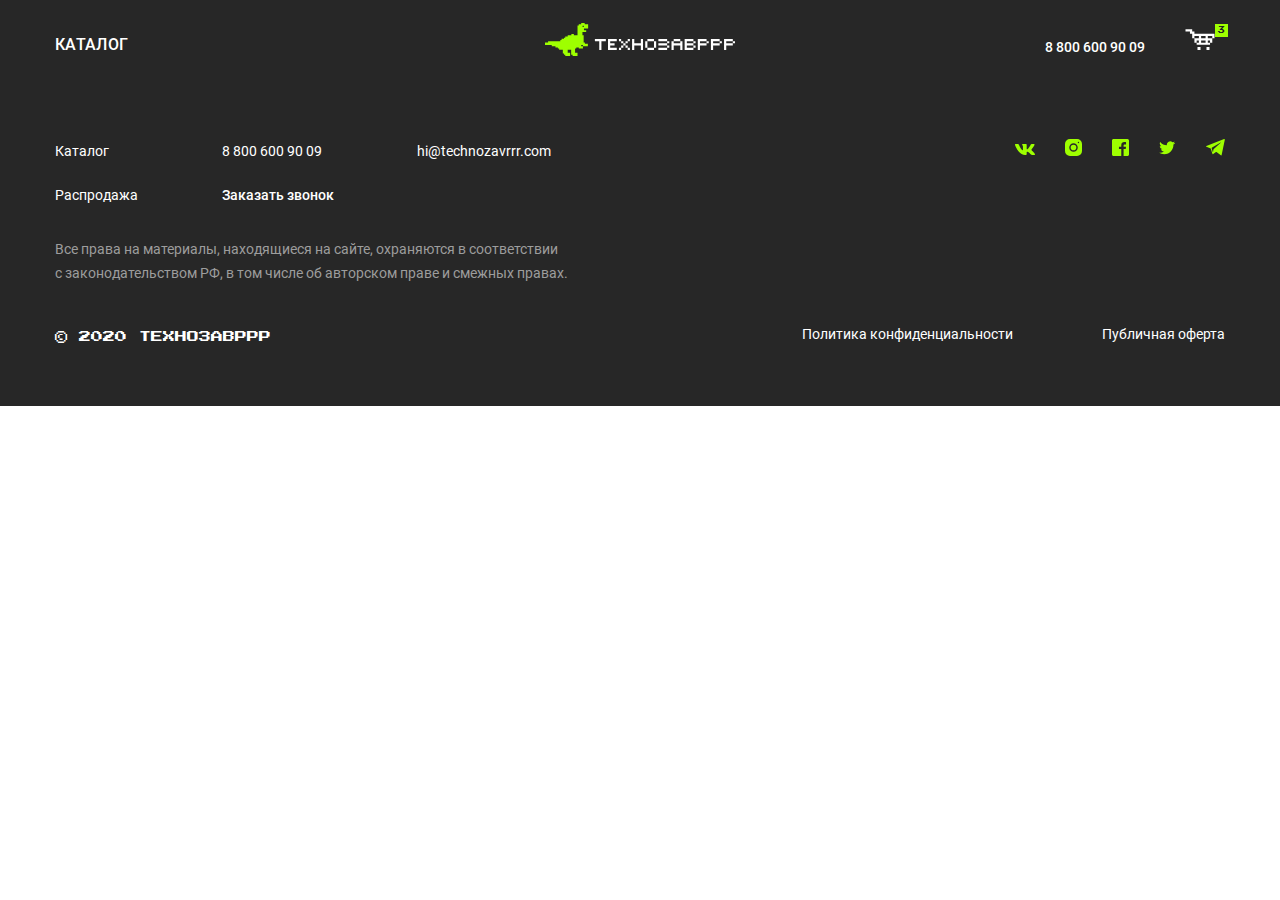
<file: cart.html>
<!DOCTYPE html>
<html lang="ru">
<head>
  <meta charset="UTF-8">
  <meta name="viewport" content="width=device-width">
  <meta http-equiv="X-UA-Compatible" content="ie=edge">
  <link href="css/style.min.css" rel="stylesheet">
  <title>Корзина</title>
</head>
<body>
  <div style="display: none">
    <svg xmlns="http://www.w3.org/2000/svg" xmlns:xlink="http://www.w3.org/1999/xlink"><symbol id="icon-arrow-left" viewBox="0 0 8 14"><path d="M6 12H4v-2h2v2zm-2-2H2V8h2v2zM2 8H0V6h2v2zm2-2H2V4h2v2zm2-2H4V2h2v2zm2-2H6V0h2v2zm0 12H6v-2h2v2z"></path></symbol><symbol id="icon-arrow-right" viewBox="0 0 8 14"><path d="M2 2h2v2H2V2zm2 2h2v2H4V4zm2 2h2v2H6V6zM4 8h2v2H4V8zm-2 2h2v2H2v-2zm-2 2h2v2H0v-2zM0 0h2v2H0V0z"></path></symbol><symbol id="icon-arrow" viewBox="0 0 10 6"><path d="M1 1l4 4 4-4" stroke="#000" stroke-linecap="round"></path></symbol><symbol id="icon-cart" viewBox="0 0 29 21"><path d="M12 18v3h3v-3h-3zm9 0v3h3v-3h-3zM8.923 4.712V2.48h-2.23V.25H0v2.23h4.462v2.232h2.23v4.461h2.231v-2.23h4.462v2.23H8.923v4.462h2.23v-2.231h2.232v2.23h-2.231v2.231h13.384v-2.23h-2.23v-2.231h2.23v2.23h2.231v-4.46h-4.461V6.941h4.461v2.231H29v-4.46H8.923zm11.154 8.923h-4.462v-2.231h4.462v2.23zm0-4.462h-4.462v-2.23h4.462v2.23z"></path></symbol><symbol id="icon-close" viewBox="0 0 18 18"><path d="M17 1L1 17m16 0L1 1" stroke="#9D9D9D" stroke-width=".8"></path></symbol><symbol id="icon-facebook" viewBox="0 0 17 17"><path d="M15.454 0H1.545C.692 0 0 .692 0 1.545v13.91C0 16.308.692 17 1.545 17h7.728v-6.954H6.955V7.727h2.318V6.482c0-2.356 1.148-3.391 3.107-3.391.938 0 1.434.07 1.669.101V5.41h-1.336c-.831 0-1.122.439-1.122 1.328v.99h2.437l-.33 2.319H11.59V17h3.864c.853 0 1.545-.692 1.545-1.546V1.545A1.544 1.544 0 0015.454 0z"></path></symbol><symbol id="icon-insta" viewBox="0 0 17 17"><path d="M4.957 0A4.964 4.964 0 000 4.96v7.083A4.964 4.964 0 004.96 17h7.083A4.964 4.964 0 0017 12.04V4.957A4.964 4.964 0 0012.04 0H4.957zm8.501 2.833a.709.709 0 110 1.418.709.709 0 010-1.418zM8.5 4.25a4.254 4.254 0 014.25 4.25 4.254 4.254 0 01-4.25 4.25A4.254 4.254 0 014.25 8.5 4.254 4.254 0 018.5 4.25zm0 1.417a2.833 2.833 0 100 5.666 2.833 2.833 0 000-5.666z"></path></symbol><symbol id="icon-minus" viewBox="0 0 9 3"><path d="M8.287 2.574H.7V.765h7.587v1.809z"></path></symbol><symbol id="icon-plus" viewBox="0 0 12 12"><path d="M6.524 11.086h-1.43v-4.51H.54V5.102h4.554V.57h1.43v4.532h4.554v1.474H6.524v4.51z"></path></symbol><symbol id="icon-search" viewBox="0 0 20 20"><path clip-rule="evenodd" d="M13.224 3.097A7.16 7.16 0 113.097 13.224 7.16 7.16 0 0113.224 3.097zm.728 10.813a8.16 8.16 0 10-.042.042l-.7.7 5.049 5.05a1.02 1.02 0 101.442-1.443l-5.049-5.05-.7.7z"></path></symbol><symbol id="icon-telegram" viewBox="0 0 19 17"><path d="M.393 7.855l4.324 1.614 1.674 5.383a.509.509 0 00.809.243l2.41-1.965a.72.72 0 01.877-.024l4.348 3.156a.51.51 0 00.798-.308L18.818.634a.51.51 0 00-.682-.58L.388 6.902a.51.51 0 00.005.954zm5.729.755l8.451-5.206c.152-.093.308.112.178.233l-6.975 6.484a1.446 1.446 0 00-.448.865l-.238 1.76c-.031.236-.362.26-.426.032L5.75 9.567a.851.851 0 01.372-.957z"></path></symbol><symbol id="icon-twitter" viewBox="0 0 18 15"><path d="M17.062 2.007a7.009 7.009 0 01-2.01.55A3.51 3.51 0 0016.59.62a6.989 6.989 0 01-2.222.85 3.5 3.5 0 00-5.965 3.194 9.94 9.94 0 01-7.215-3.659c-.3.519-.473 1.12-.473 1.76a3.5 3.5 0 001.557 2.914 3.492 3.492 0 01-1.586-.438v.045a3.502 3.502 0 002.808 3.432 3.526 3.526 0 01-1.58.06 3.502 3.502 0 003.27 2.43A7.025 7.025 0 010 12.659a9.9 9.9 0 005.365 1.574c6.44 0 9.96-5.334 9.96-9.96 0-.15-.004-.302-.01-.452a7.116 7.116 0 001.745-1.81l.002-.003z"></path></symbol><symbol id="icon-vk" viewBox="0 0 20 11"><path clip-rule="evenodd" d="M19.541.745c.14-.43 0-.745-.662-.745h-2.188c-.556 0-.812.273-.951.573 0 0-1.113 2.512-2.69 4.143-.51.473-.741.623-1.02.623-.138 0-.347-.15-.347-.58V.745c0-.515-.154-.745-.618-.745H7.627c-.348 0-.557.24-.557.466 0 .488.788.6.87 1.975v2.984c0 .654-.128.773-.406.773-.742 0-2.546-2.523-3.617-5.41C3.707.227 3.497 0 2.938 0H.75C.125 0 0 .273 0 .573c0 .537.742 3.199 3.454 6.72C5.262 9.696 7.809 11 10.127 11c1.391 0 1.563-.29 1.563-.788V8.395c0-.58.132-.695.572-.695.325 0 .881.15 2.18 1.31 1.483 1.374 1.727 1.99 2.562 1.99h2.188c.625 0 .938-.29.757-.86-.197-.57-.905-1.396-1.845-2.375-.51-.558-1.275-1.16-1.507-1.46-.324-.387-.232-.558 0-.902 0 0 2.666-3.477 2.944-4.658z"></path></symbol></svg>
  </div>
  
  <header class="header">
    <div class="header__wrapper container">
      <span class="header__info">Каталог</span>

      <a class="header__logo" href="#">
        <img src="img/svg/logo-tech.svg" alt="Логотип интернет магазина Технозавррр" width="190" height="33">
      </a>

      <a class="header__tel" href="tel:8 800 600 90 09">
        8 800 600 90 09
      </a>

      <a class="header__cart" href="#" aria-label="Корзина с товарами">
        <svg width="30" height="21" fill="currentColor">
          <use xlink:href="#icon-cart"></use>
        </svg>
        <span class="header__count" aria-label="Количество товаров">3</span>
      </a>  
    </div>
  </header>

  

  <footer class="footer">
    <div class="footer__wrapper container">
      <ul class="footer__links">
        <li>
          <a class="footer__link" href="#">
            Каталог
          </a>
        </li>
        <li>
          <a class="footer__link" href="tel:88006009009">
            8 800 600 90 09
          </a>
        </li>
        <li>
          <a class="footer__link" href="mailto:hi@technozavrrr.com">
            hi@technozavrrr.com
          </a>
        </li>
        <li>
          <a class="footer__link" href="#">
            Распродажа
          </a>
        </li>
        <li>
          <a class="footer__link footer__link--medium" href="#">
            Заказать звонок
          </a>
        </li>
      </ul>

      <ul class="footer__social social">
        <li class="social__item">
          <a class="social__link" href="#" aria-label="Вконтакте">
            <svg width="20" height="11" fill="currentColor">
              <use xlink:href="#icon-vk"></use>
            </svg>
          </a>
        </li>
        <li class="social__item">
          <a class="social__link" href="#" aria-label="Инстаграм">
            <svg width="17" height="17" fill="currentColor">
              <use xlink:href="#icon-insta"></use>
            </svg>
          </a>
        </li>
        <li class="social__item">
          <a class="social__link" href="#" aria-label="Facebook">
            <svg width="17" height="17" fill="currentColor">
              <use xlink:href="#icon-facebook"></use>
            </svg>
          </a>
        </li>
        <li class="social__item">
          <a class="social__link" href="#" aria-label="Twitter">
            <svg width="17" height="14" fill="currentColor">
              <use xlink:href="#icon-twitter"></use>
            </svg>
          </a>
        </li>
        <li class="social__item">
          <a class="social__link" href="#" aria-label="Telegram">
            <svg width="19" height="17" fill="currentColor">
              <use xlink:href="#icon-telegram"></use>
            </svg>
          </a>
        </li>
      </ul>

      <p class="footer__desc">
        Все права на&nbsp;материалы, находящиеся на&nbsp;сайте, охраняются в&nbsp;соответствии с&nbsp;законодательством&nbsp;РФ, 
        в&nbsp;том числе об&nbsp;авторском праве и&nbsp;смежных правах.
      </p>
      
      <ul class="footer__data">
        <li>
          <a class="footer__link" href="#" target="_blank" rel="noopener" type="application/pdf">
            Политика конфиденциальности
          </a>
        </li>
        <li>
          <a class="footer__link" href="#" target="_blank" rel="noopener" type="application/pdf">
            Публичная оферта
          </a>
        </li>
      </ul>

      <span class="footer__copyright">
        © 2020 Технозавррр
      </span>
    </div>
  </footer>
</body>
</html>
</file>
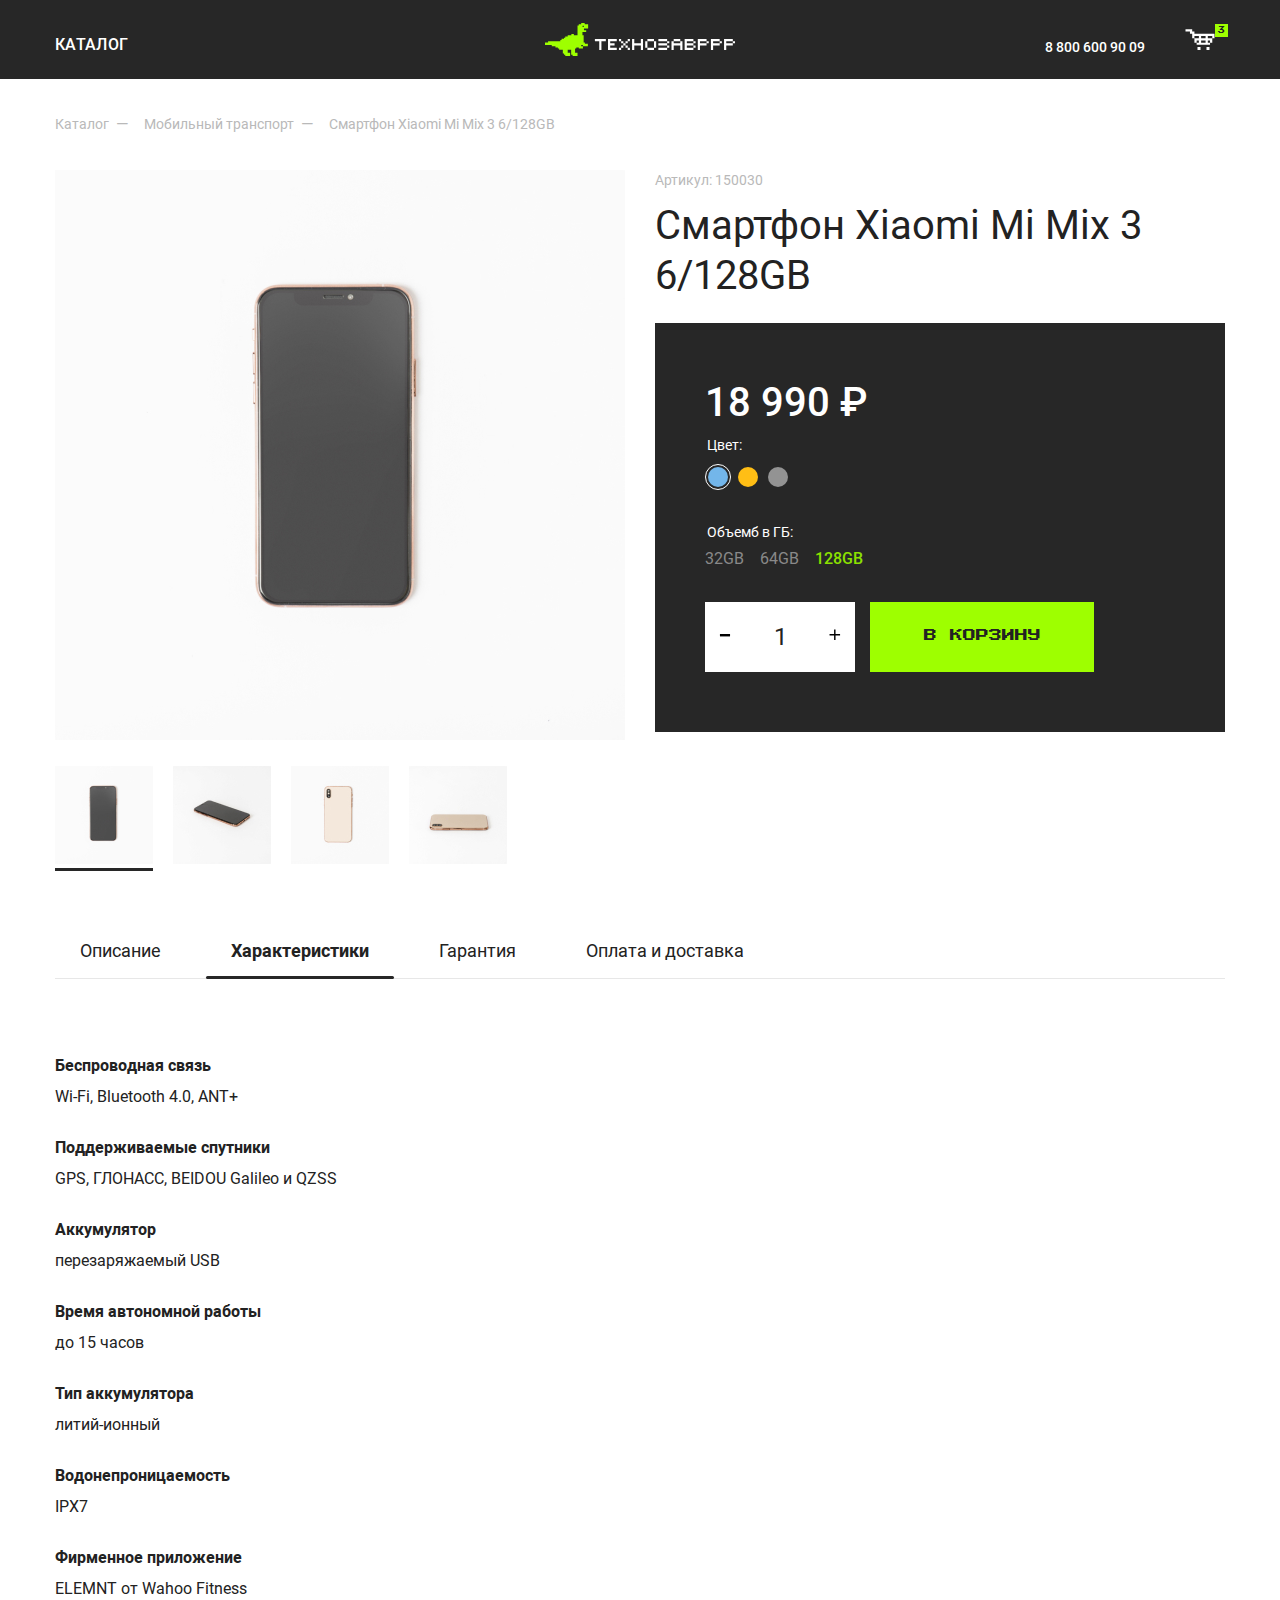
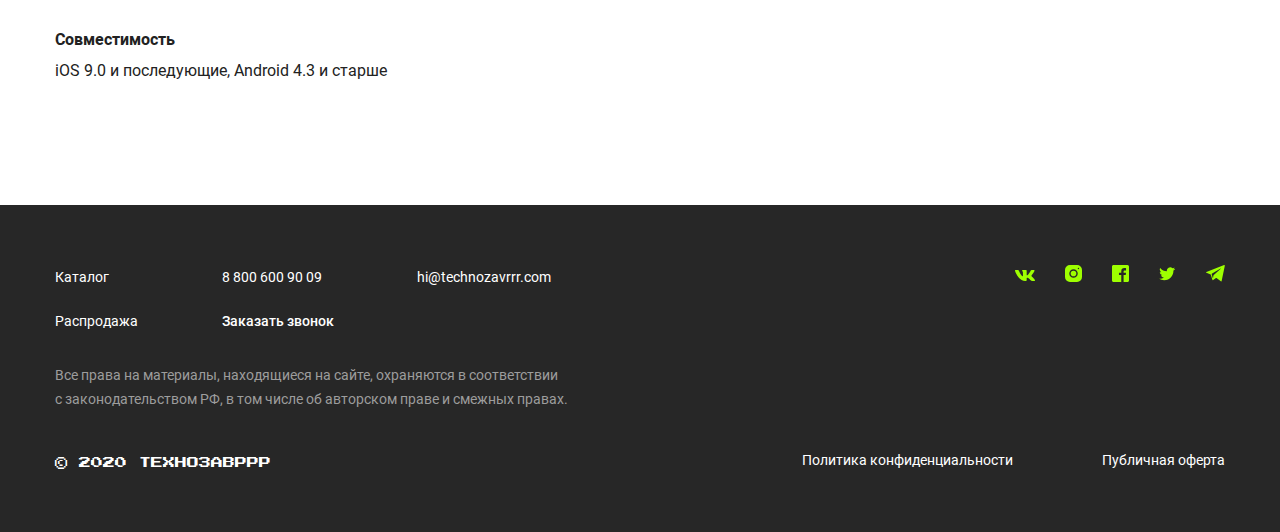
<file: item-property.html>
<!DOCTYPE html>
<html lang="ru">
<head>
  <meta charset="UTF-8">
  <meta name="viewport" content="width=device-width">
  <meta http-equiv="X-UA-Compatible" content="ie=edge">
  <link href="css/style.min.css" rel="stylesheet">
  <title>Каталог</title>
</head>
<body>
  <div style="display: none">
    <svg xmlns="http://www.w3.org/2000/svg" xmlns:xlink="http://www.w3.org/1999/xlink"><symbol id="icon-arrow-left" viewBox="0 0 8 14"><path d="M6 12H4v-2h2v2zm-2-2H2V8h2v2zM2 8H0V6h2v2zm2-2H2V4h2v2zm2-2H4V2h2v2zm2-2H6V0h2v2zm0 12H6v-2h2v2z"></path></symbol><symbol id="icon-arrow-right" viewBox="0 0 8 14"><path d="M2 2h2v2H2V2zm2 2h2v2H4V4zm2 2h2v2H6V6zM4 8h2v2H4V8zm-2 2h2v2H2v-2zm-2 2h2v2H0v-2zM0 0h2v2H0V0z"></path></symbol><symbol id="icon-arrow" viewBox="0 0 10 6"><path d="M1 1l4 4 4-4" stroke="#000" stroke-linecap="round"></path></symbol><symbol id="icon-cart" viewBox="0 0 29 21"><path d="M12 18v3h3v-3h-3zm9 0v3h3v-3h-3zM8.923 4.712V2.48h-2.23V.25H0v2.23h4.462v2.232h2.23v4.461h2.231v-2.23h4.462v2.23H8.923v4.462h2.23v-2.231h2.232v2.23h-2.231v2.231h13.384v-2.23h-2.23v-2.231h2.23v2.23h2.231v-4.46h-4.461V6.941h4.461v2.231H29v-4.46H8.923zm11.154 8.923h-4.462v-2.231h4.462v2.23zm0-4.462h-4.462v-2.23h4.462v2.23z"></path></symbol><symbol id="icon-close" viewBox="0 0 18 18"><path d="M17 1L1 17m16 0L1 1" stroke="#9D9D9D" stroke-width=".8"></path></symbol><symbol id="icon-facebook" viewBox="0 0 17 17"><path d="M15.454 0H1.545C.692 0 0 .692 0 1.545v13.91C0 16.308.692 17 1.545 17h7.728v-6.954H6.955V7.727h2.318V6.482c0-2.356 1.148-3.391 3.107-3.391.938 0 1.434.07 1.669.101V5.41h-1.336c-.831 0-1.122.439-1.122 1.328v.99h2.437l-.33 2.319H11.59V17h3.864c.853 0 1.545-.692 1.545-1.546V1.545A1.544 1.544 0 0015.454 0z"></path></symbol><symbol id="icon-insta" viewBox="0 0 17 17"><path d="M4.957 0A4.964 4.964 0 000 4.96v7.083A4.964 4.964 0 004.96 17h7.083A4.964 4.964 0 0017 12.04V4.957A4.964 4.964 0 0012.04 0H4.957zm8.501 2.833a.709.709 0 110 1.418.709.709 0 010-1.418zM8.5 4.25a4.254 4.254 0 014.25 4.25 4.254 4.254 0 01-4.25 4.25A4.254 4.254 0 014.25 8.5 4.254 4.254 0 018.5 4.25zm0 1.417a2.833 2.833 0 100 5.666 2.833 2.833 0 000-5.666z"></path></symbol><symbol id="icon-minus" viewBox="0 0 9 3"><path d="M8.287 2.574H.7V.765h7.587v1.809z"></path></symbol><symbol id="icon-plus" viewBox="0 0 12 12"><path d="M6.524 11.086h-1.43v-4.51H.54V5.102h4.554V.57h1.43v4.532h4.554v1.474H6.524v4.51z"></path></symbol><symbol id="icon-search" viewBox="0 0 20 20"><path clip-rule="evenodd" d="M13.224 3.097A7.16 7.16 0 113.097 13.224 7.16 7.16 0 0113.224 3.097zm.728 10.813a8.16 8.16 0 10-.042.042l-.7.7 5.049 5.05a1.02 1.02 0 101.442-1.443l-5.049-5.05-.7.7z"></path></symbol><symbol id="icon-telegram" viewBox="0 0 19 17"><path d="M.393 7.855l4.324 1.614 1.674 5.383a.509.509 0 00.809.243l2.41-1.965a.72.72 0 01.877-.024l4.348 3.156a.51.51 0 00.798-.308L18.818.634a.51.51 0 00-.682-.58L.388 6.902a.51.51 0 00.005.954zm5.729.755l8.451-5.206c.152-.093.308.112.178.233l-6.975 6.484a1.446 1.446 0 00-.448.865l-.238 1.76c-.031.236-.362.26-.426.032L5.75 9.567a.851.851 0 01.372-.957z"></path></symbol><symbol id="icon-twitter" viewBox="0 0 18 15"><path d="M17.062 2.007a7.009 7.009 0 01-2.01.55A3.51 3.51 0 0016.59.62a6.989 6.989 0 01-2.222.85 3.5 3.5 0 00-5.965 3.194 9.94 9.94 0 01-7.215-3.659c-.3.519-.473 1.12-.473 1.76a3.5 3.5 0 001.557 2.914 3.492 3.492 0 01-1.586-.438v.045a3.502 3.502 0 002.808 3.432 3.526 3.526 0 01-1.58.06 3.502 3.502 0 003.27 2.43A7.025 7.025 0 010 12.659a9.9 9.9 0 005.365 1.574c6.44 0 9.96-5.334 9.96-9.96 0-.15-.004-.302-.01-.452a7.116 7.116 0 001.745-1.81l.002-.003z"></path></symbol><symbol id="icon-vk" viewBox="0 0 20 11"><path clip-rule="evenodd" d="M19.541.745c.14-.43 0-.745-.662-.745h-2.188c-.556 0-.812.273-.951.573 0 0-1.113 2.512-2.69 4.143-.51.473-.741.623-1.02.623-.138 0-.347-.15-.347-.58V.745c0-.515-.154-.745-.618-.745H7.627c-.348 0-.557.24-.557.466 0 .488.788.6.87 1.975v2.984c0 .654-.128.773-.406.773-.742 0-2.546-2.523-3.617-5.41C3.707.227 3.497 0 2.938 0H.75C.125 0 0 .273 0 .573c0 .537.742 3.199 3.454 6.72C5.262 9.696 7.809 11 10.127 11c1.391 0 1.563-.29 1.563-.788V8.395c0-.58.132-.695.572-.695.325 0 .881.15 2.18 1.31 1.483 1.374 1.727 1.99 2.562 1.99h2.188c.625 0 .938-.29.757-.86-.197-.57-.905-1.396-1.845-2.375-.51-.558-1.275-1.16-1.507-1.46-.324-.387-.232-.558 0-.902 0 0 2.666-3.477 2.944-4.658z"></path></symbol></svg>
  </div>
  
  <header class="header">
    <div class="header__wrapper container">
      <span class="header__info">Каталог</span>

      <a class="header__logo" href="#">
        <img src="img/svg/logo-tech.svg" alt="Логотип интернет магазина Технозавррр" width="190" height="33">
      </a>

      <a class="header__tel" href="tel:8 800 600 90 09">
        8 800 600 90 09
      </a>

      <a class="header__cart" href="cart.html" aria-label="Корзина с товарами">
        <svg width="30" height="21" fill="currentColor">
          <use xlink:href="#icon-cart"></use>
        </svg>
        <span class="header__count" aria-label="Количество товаров">3</span>
      </a>  
    </div>
  </header>

  <main class="content container">
    <div class="content__top">
      <ul class="breadcrumbs">
        <li class="breadcrumbs__item">
          <a class="breadcrumbs__link" href="index.html">
            Каталог
          </a>
        </li>
        <li class="breadcrumbs__item">
          <a class="breadcrumbs__link" href="#">
            Мобильный транспорт
          </a>
        </li>
        <li class="breadcrumbs__item">
          <a class="breadcrumbs__link">
            Смартфон Xiaomi Mi Mix 3 6/128GB
          </a>
        </li>
      </ul>
    </div>

    <section class="item">
      <div class="item__pics pics">
        <div class="pics__wrapper">
          <img width="570" height="570" src="img/phone-square.jpg" srcset="img/phone-square@2x.jpg 2x" alt="Название товара">
        </div>
        <ul class="pics__list">
          <li class="pics__item">
            <a href="" class="pics__link pics__link--current">
              <img width="98" height="98" src="img/phone-square-1.jpg" srcset="img/phone-square-1@2x.jpg 2x" alt="Название товара">
            </a>
          </li>
          <li class="pics__item">
            <a href="" class="pics__link">
              <img width="98" height="98" src="img/phone-square-2.jpg" srcset="img/phone-square-2@2x.jpg 2x" alt="Название товара">
            </a>
          </li>
          <li class="pics__item">
            <a href="" class="pics__link">
              <img width="98" height="98" src="img/phone-square-3.jpg" srcset="img/phone-square-3@2x.jpg 2x" alt="Название товара">
            </a>
          </li>
          <li class="pics__item">
            <a class="pics__link" href="#">
              <img width="98" height="98" src="img/phone-square-4.jpg" srcset="img/phone-square-4@2x.jpg 2x" alt="Название товара">
            </a>
          </li>
        </ul>
      </div>

      <div class="item__info">
        <span class="item__code">Артикул: 150030</span>
        <h2 class="item__title">
          Смартфон Xiaomi Mi Mix 3 6/128GB
        </h2>
        <div class="item__form">
          <form class="form" action="#" method="POST">
            <b class="item__price">
              18 990 ₽
            </b>

            <fieldset class="form__block">
              <legend class="form__legend">Цвет:</legend>
              <ul class="colors">
                <li class="colors__item">
                  <label class="colors__label">
                    <input class="colors__radio sr-only" type="radio" name="color-item" value="blue" checked="">
                    <span class="colors__value" style="background-color: #73B6EA;">
                    </span>
                  </label>
                </li>
                <li class="colors__item">
                  <label class="colors__label">
                    <input class="colors__radio sr-only" type="radio" name="color-item" value="yellow">
                    <span class="colors__value" style="background-color: #FFBE15;">
                    </span>
                  </label>
                </li>
                <li class="colors__item">
                  <label class="colors__label">
                    <input class="colors__radio sr-only" type="radio" name="color-item" value="gray">
                    <span class="colors__value" style="background-color: #939393;">
                  </span></label>
                </li>
              </ul>
            </fieldset>

            <fieldset class="form__block">
              <legend class="form__legend">Объемб в ГБ:</legend>

              <ul class="sizes sizes--primery">
                <li class="sizes__item">
                  <label class="sizes__label">
                    <input class="sizes__radio sr-only" type="radio" name="sizes-item" value="32">
                    <span class="sizes__value">
                      32gb
                    </span>
                  </label>
                </li>
                <li class="sizes__item">
                  <label class="sizes__label">
                    <input class="sizes__radio sr-only" type="radio" name="sizes-item" value="64">
                    <span class="sizes__value">
                      64gb
                    </span>
                  </label>
                </li>
                <li class="sizes__item">
                  <label class="sizes__label">
                    <input class="sizes__radio sr-only" type="radio" name="sizes-item" value="128" checked="">
                    <span class="sizes__value">
                      128gb
                    </span>
                  </label>
                </li>
              </ul>
            </fieldset>

            <div class="item__row">
              <div class="form__counter">
                <button type="button" aria-label="Убрать один товар">
                  <svg width="12" height="12" fill="currentColor">
                    <use xlink:href="#icon-minus"></use>
                  </svg>
                </button>

                <input type="text" value="1" name="count">

                <button type="button" aria-label="Добавить один товар">
                  <svg width="12" height="12" fill="currentColor">
                    <use xlink:href="#icon-plus"></use>
                  </svg>
                </button>
              </div>

              <button class="button button--primery" type="submit">
                В корзину
              </button>
            </div>
          </form>
        </div>
      </div>

      <div class="item__desc">
        <ul class="tabs">
          <li class="tabs__item">
            <a class="tabs__link">
              Описание
            </a>
          </li>
          <li class="tabs__item">
            <a class="tabs__link tabs__link--current" href="#">
              Характеристики
            </a>
          </li>
          <li class="tabs__item">
            <a class="tabs__link" href="#">
              Гарантия
            </a>
          </li>
          <li class="tabs__item">
            <a class="tabs__link" href="#">
              Оплата и доставка
            </a>
          </li>
        </ul>

        <div class="item__content">
            <h3>Беспроводная связь</h3>
            <p>Wi-Fi, Bluetooth 4.0, ANT+</p> 

            <h3>Поддерживаемые спутники</h3>
            <p>GPS, ГЛОНАСС, BEIDOU Galileo и QZSS</p>

            <h3>Аккумулятор</h3>
            <p>перезаряжаемый USB</p>

            <h3>Время автономной работы</h3>
            <p>до 15 часов</p>

            <h3>Тип аккумулятора</h3>
            <p>литий-ионный</p>

            <h3>Водонепроницаемость</h3>
            <p>IPX7</p>

            <h3>Фирменное приложение</h3>
            <p>ELEMNT от Wahoo Fitness</p> 

            <h3>Совместимость</h3>
            <p>iOS 9.0 и последующие, Android 4.3 и старше</p>
        </div>
      </div>
    </section>
  </main>

  <footer class="footer">
    <div class="footer__wrapper container">
      <ul class="footer__links">
        <li>
          <a class="footer__link" href="#">
            Каталог
          </a>
        </li>
        <li>
          <a class="footer__link" href="tel:88006009009">
            8 800 600 90 09
          </a>
        </li>
        <li>
          <a class="footer__link" href="mailto:hi@technozavrrr.com">
            hi@technozavrrr.com
          </a>
        </li>
        <li>
          <a class="footer__link" href="#">
            Распродажа
          </a>
        </li>
        <li>
          <a class="footer__link footer__link--medium" href="#">
            Заказать звонок
          </a>
        </li>
      </ul>

      <ul class="footer__social social">
        <li class="social__item">
          <a class="social__link" href="#" aria-label="Вконтакте">
            <svg width="20" height="11" fill="currentColor">
              <use xlink:href="#icon-vk"></use>
            </svg>
          </a>
        </li>
        <li class="social__item">
          <a class="social__link" href="#" aria-label="Инстаграм">
            <svg width="17" height="17" fill="currentColor">
              <use xlink:href="#icon-insta"></use>
            </svg>
          </a>
        </li>
        <li class="social__item">
          <a class="social__link" href="#" aria-label="Facebook">
            <svg width="17" height="17" fill="currentColor">
              <use xlink:href="#icon-facebook"></use>
            </svg>
          </a>
        </li>
        <li class="social__item">
          <a class="social__link" href="#" aria-label="Twitter">
            <svg width="17" height="14" fill="currentColor">
              <use xlink:href="#icon-twitter"></use>
            </svg>
          </a>
        </li>
        <li class="social__item">
          <a class="social__link" href="#" aria-label="Telegram">
            <svg width="19" height="17" fill="currentColor">
              <use xlink:href="#icon-telegram"></use>
            </svg>
          </a>
        </li>
      </ul>

      <p class="footer__desc">
        Все права на&nbsp;материалы, находящиеся на&nbsp;сайте, охраняются в&nbsp;соответствии  с&nbsp;законодательством&nbsp;РФ, 
        в&nbsp;том числе об&nbsp;авторском праве и&nbsp;смежных правах.
      </p>
      
      <ul class="footer__data">
        <li>
          <a class="footer__link" href="#" target="_blank" rel="noopener" type="application/pdf">
            Политика конфиденциальности
          </a>
        </li>
        <li>
          <a class="footer__link" href="#" target="_blank" rel="noopener" type="application/pdf">
            Публичная оферта
          </a>
        </li>
      </ul>

      <span class="footer__copyright">
        © 2020 Технозавррр
      </span>
    </div>
  </footer>
</body>
</html>
</file>
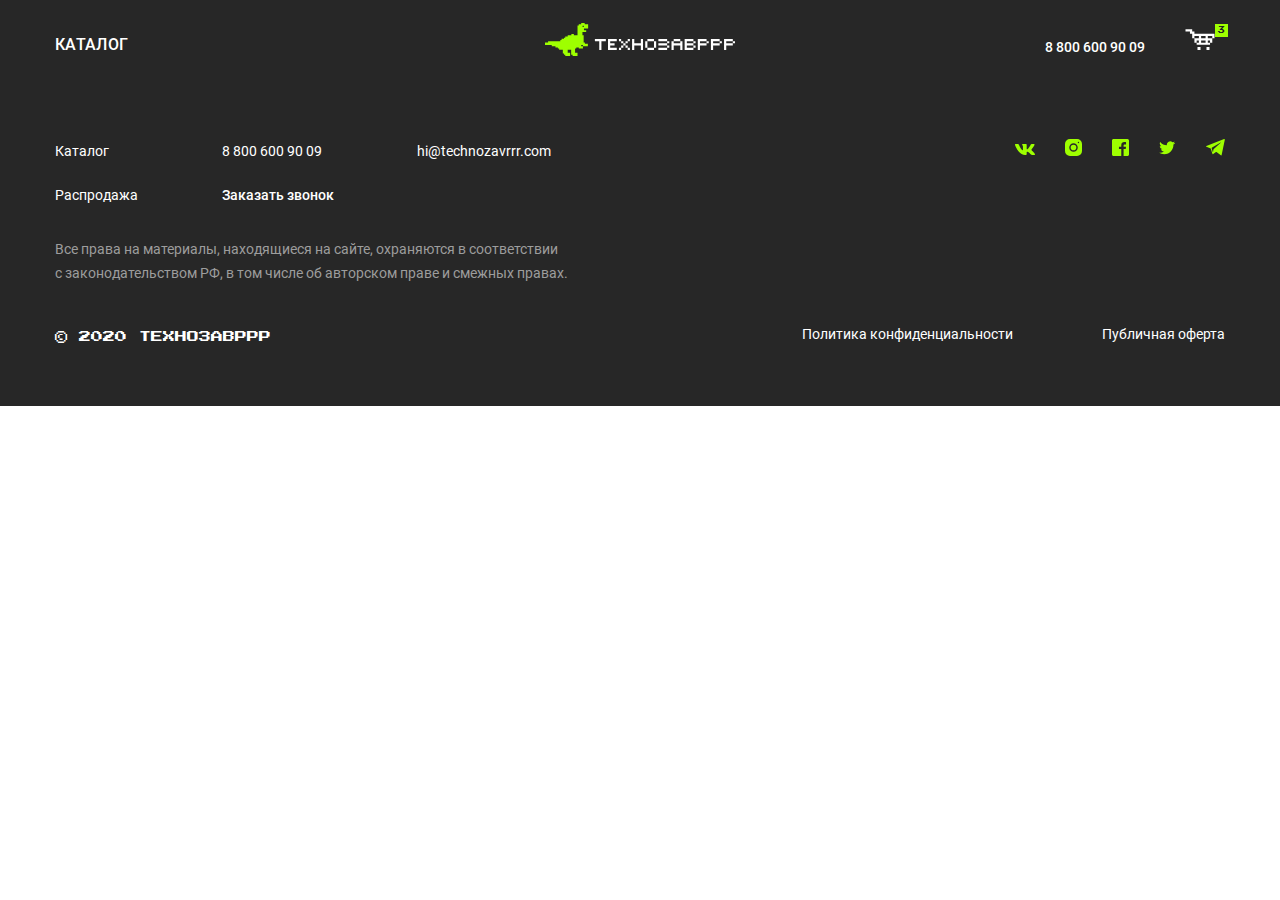
<file: item.html>
<!DOCTYPE html>
<html lang="ru">
<head>
  <meta charset="UTF-8">
  <meta name="viewport" content="width=device-width">
  <meta http-equiv="X-UA-Compatible" content="ie=edge">
  <link href="css/style.min.css" rel="stylesheet">
  <title>Каталог</title>
</head>
<body>
  <div style="display: none">
    <svg xmlns="http://www.w3.org/2000/svg" xmlns:xlink="http://www.w3.org/1999/xlink"><symbol id="icon-arrow-left" viewBox="0 0 8 14"><path d="M6 12H4v-2h2v2zm-2-2H2V8h2v2zM2 8H0V6h2v2zm2-2H2V4h2v2zm2-2H4V2h2v2zm2-2H6V0h2v2zm0 12H6v-2h2v2z"></path></symbol><symbol id="icon-arrow-right" viewBox="0 0 8 14"><path d="M2 2h2v2H2V2zm2 2h2v2H4V4zm2 2h2v2H6V6zM4 8h2v2H4V8zm-2 2h2v2H2v-2zm-2 2h2v2H0v-2zM0 0h2v2H0V0z"></path></symbol><symbol id="icon-arrow" viewBox="0 0 10 6"><path d="M1 1l4 4 4-4" stroke="#000" stroke-linecap="round"></path></symbol><symbol id="icon-cart" viewBox="0 0 29 21"><path d="M12 18v3h3v-3h-3zm9 0v3h3v-3h-3zM8.923 4.712V2.48h-2.23V.25H0v2.23h4.462v2.232h2.23v4.461h2.231v-2.23h4.462v2.23H8.923v4.462h2.23v-2.231h2.232v2.23h-2.231v2.231h13.384v-2.23h-2.23v-2.231h2.23v2.23h2.231v-4.46h-4.461V6.941h4.461v2.231H29v-4.46H8.923zm11.154 8.923h-4.462v-2.231h4.462v2.23zm0-4.462h-4.462v-2.23h4.462v2.23z"></path></symbol><symbol id="icon-close" viewBox="0 0 18 18"><path d="M17 1L1 17m16 0L1 1" stroke="#9D9D9D" stroke-width=".8"></path></symbol><symbol id="icon-facebook" viewBox="0 0 17 17"><path d="M15.454 0H1.545C.692 0 0 .692 0 1.545v13.91C0 16.308.692 17 1.545 17h7.728v-6.954H6.955V7.727h2.318V6.482c0-2.356 1.148-3.391 3.107-3.391.938 0 1.434.07 1.669.101V5.41h-1.336c-.831 0-1.122.439-1.122 1.328v.99h2.437l-.33 2.319H11.59V17h3.864c.853 0 1.545-.692 1.545-1.546V1.545A1.544 1.544 0 0015.454 0z"></path></symbol><symbol id="icon-insta" viewBox="0 0 17 17"><path d="M4.957 0A4.964 4.964 0 000 4.96v7.083A4.964 4.964 0 004.96 17h7.083A4.964 4.964 0 0017 12.04V4.957A4.964 4.964 0 0012.04 0H4.957zm8.501 2.833a.709.709 0 110 1.418.709.709 0 010-1.418zM8.5 4.25a4.254 4.254 0 014.25 4.25 4.254 4.254 0 01-4.25 4.25A4.254 4.254 0 014.25 8.5 4.254 4.254 0 018.5 4.25zm0 1.417a2.833 2.833 0 100 5.666 2.833 2.833 0 000-5.666z"></path></symbol><symbol id="icon-minus" viewBox="0 0 9 3"><path d="M8.287 2.574H.7V.765h7.587v1.809z"></path></symbol><symbol id="icon-plus" viewBox="0 0 12 12"><path d="M6.524 11.086h-1.43v-4.51H.54V5.102h4.554V.57h1.43v4.532h4.554v1.474H6.524v4.51z"></path></symbol><symbol id="icon-search" viewBox="0 0 20 20"><path clip-rule="evenodd" d="M13.224 3.097A7.16 7.16 0 113.097 13.224 7.16 7.16 0 0113.224 3.097zm.728 10.813a8.16 8.16 0 10-.042.042l-.7.7 5.049 5.05a1.02 1.02 0 101.442-1.443l-5.049-5.05-.7.7z"></path></symbol><symbol id="icon-telegram" viewBox="0 0 19 17"><path d="M.393 7.855l4.324 1.614 1.674 5.383a.509.509 0 00.809.243l2.41-1.965a.72.72 0 01.877-.024l4.348 3.156a.51.51 0 00.798-.308L18.818.634a.51.51 0 00-.682-.58L.388 6.902a.51.51 0 00.005.954zm5.729.755l8.451-5.206c.152-.093.308.112.178.233l-6.975 6.484a1.446 1.446 0 00-.448.865l-.238 1.76c-.031.236-.362.26-.426.032L5.75 9.567a.851.851 0 01.372-.957z"></path></symbol><symbol id="icon-twitter" viewBox="0 0 18 15"><path d="M17.062 2.007a7.009 7.009 0 01-2.01.55A3.51 3.51 0 0016.59.62a6.989 6.989 0 01-2.222.85 3.5 3.5 0 00-5.965 3.194 9.94 9.94 0 01-7.215-3.659c-.3.519-.473 1.12-.473 1.76a3.5 3.5 0 001.557 2.914 3.492 3.492 0 01-1.586-.438v.045a3.502 3.502 0 002.808 3.432 3.526 3.526 0 01-1.58.06 3.502 3.502 0 003.27 2.43A7.025 7.025 0 010 12.659a9.9 9.9 0 005.365 1.574c6.44 0 9.96-5.334 9.96-9.96 0-.15-.004-.302-.01-.452a7.116 7.116 0 001.745-1.81l.002-.003z"></path></symbol><symbol id="icon-vk" viewBox="0 0 20 11"><path clip-rule="evenodd" d="M19.541.745c.14-.43 0-.745-.662-.745h-2.188c-.556 0-.812.273-.951.573 0 0-1.113 2.512-2.69 4.143-.51.473-.741.623-1.02.623-.138 0-.347-.15-.347-.58V.745c0-.515-.154-.745-.618-.745H7.627c-.348 0-.557.24-.557.466 0 .488.788.6.87 1.975v2.984c0 .654-.128.773-.406.773-.742 0-2.546-2.523-3.617-5.41C3.707.227 3.497 0 2.938 0H.75C.125 0 0 .273 0 .573c0 .537.742 3.199 3.454 6.72C5.262 9.696 7.809 11 10.127 11c1.391 0 1.563-.29 1.563-.788V8.395c0-.58.132-.695.572-.695.325 0 .881.15 2.18 1.31 1.483 1.374 1.727 1.99 2.562 1.99h2.188c.625 0 .938-.29.757-.86-.197-.57-.905-1.396-1.845-2.375-.51-.558-1.275-1.16-1.507-1.46-.324-.387-.232-.558 0-.902 0 0 2.666-3.477 2.944-4.658z"></path></symbol></svg>
  </div>
  
  <header class="header">
    <div class="header__wrapper container">
      <span class="header__info">Каталог</span>

      <a class="header__logo" href="#">
        <img src="img/svg/logo-tech.svg" alt="Логотип интернет магазина Технозавррр" width="190" height="33">
      </a>

      <a class="header__tel" href="tel:8 800 600 90 09">
        8 800 600 90 09
      </a>

      <a class="header__cart" href="cart.html" aria-label="Корзина с товарами">
        <svg width="30" height="21" fill="currentColor">
          <use xlink:href="#icon-cart"></use>
        </svg>
        <span class="header__count" aria-label="Количество товаров">3</span>
      </a>  
    </div>
  </header>

  

  <footer class="footer">
    <div class="footer__wrapper container">
      <ul class="footer__links">
        <li>
          <a class="footer__link" href="#">
            Каталог
          </a>
        </li>
        <li>
          <a class="footer__link" href="tel:88006009009">
            8 800 600 90 09
          </a>
        </li>
        <li>
          <a class="footer__link" href="mailto:hi@technozavrrr.com">
            hi@technozavrrr.com
          </a>
        </li>
        <li>
          <a class="footer__link" href="#">
            Распродажа
          </a>
        </li>
        <li>
          <a class="footer__link footer__link--medium" href="#">
            Заказать звонок
          </a>
        </li>
      </ul>

      <ul class="footer__social social">
        <li class="social__item">
          <a class="social__link" href="#" aria-label="Вконтакте">
            <svg width="20" height="11" fill="currentColor">
              <use xlink:href="#icon-vk"></use>
            </svg>
          </a>
        </li>
        <li class="social__item">
          <a class="social__link" href="#" aria-label="Инстаграм">
            <svg width="17" height="17" fill="currentColor">
              <use xlink:href="#icon-insta"></use>
            </svg>
          </a>
        </li>
        <li class="social__item">
          <a class="social__link" href="#" aria-label="Facebook">
            <svg width="17" height="17" fill="currentColor">
              <use xlink:href="#icon-facebook"></use>
            </svg>
          </a>
        </li>
        <li class="social__item">
          <a class="social__link" href="#" aria-label="Twitter">
            <svg width="17" height="14" fill="currentColor">
              <use xlink:href="#icon-twitter"></use>
            </svg>
          </a>
        </li>
        <li class="social__item">
          <a class="social__link" href="#" aria-label="Telegram">
            <svg width="19" height="17" fill="currentColor">
              <use xlink:href="#icon-telegram"></use>
            </svg>
          </a>
        </li>
      </ul>

      <p class="footer__desc">
        Все права на&nbsp;материалы, находящиеся на&nbsp;сайте, охраняются в&nbsp;соответствии  с&nbsp;законодательством&nbsp;РФ, 
        в&nbsp;том числе об&nbsp;авторском праве и&nbsp;смежных правах.
      </p>
      
      <ul class="footer__data">
        <li>
          <a class="footer__link" href="#" target="_blank" rel="noopener" type="application/pdf">
            Политика конфиденциальности
          </a>
        </li>
        <li>
          <a class="footer__link" href="#" target="_blank" rel="noopener" type="application/pdf">
            Публичная оферта
          </a>
        </li>
      </ul>

      <span class="footer__copyright">
        © 2020 Технозавррр
      </span>
    </div>
  </footer>
</body>
</html>
</file>
<file: css/style.min.css>
@charset "UTF-8";@font-face{font-display:swap;font-weight:300;font-family:'Roboto';font-style:normal;src:url(../fonts/Roboto-light.woff2) format("woff2")}@font-face{font-display:swap;font-weight:400;font-family:'Roboto';font-style:normal;src:url(../fonts/Roboto-Regular.woff2) format("woff2")}@font-face{font-display:swap;font-weight:500;font-family:'Roboto';font-style:normal;src:url(../fonts/Roboto-Medium.woff2) format("woff2")}@font-face{font-display:swap;font-weight:700;font-family:'Roboto';font-style:normal;src:url(../fonts/Roboto-Bold.woff2) format("woff2")}@font-face{font-display:swap;font-weight:400;font-family:'PressStart';font-style:normal;src:url(../fonts/PressStart2P-Regular.woff2) format("woff2")}html{-webkit-box-sizing:border-box;box-sizing:border-box}*,::after,::before{-webkit-box-sizing:inherit;box-sizing:inherit}body{min-width:320px;min-height:100vh;margin:0;background-color:#fff;display:-webkit-box;display:-ms-flexbox;display:flex;-webkit-box-orient:vertical;-webkit-box-direction:normal;-ms-flex-direction:column;flex-direction:column;font-family:"Roboto","Arial",sans-serif;font-size:16px;line-height:1.3;color:#222;-webkit-tap-highlight-color:transparent;-webkit-font-smoothing:antialiased;-moz-osx-font-smoothing:grayscale}img{max-width:100%;height:auto;-o-object-fit:contain;object-fit:contain}a{text-decoration:none}.sr-only{position:absolute;width:1px;height:1px;margin:-1px;padding:0;border:0;overflow:hidden;clip:rect(0,0,0,0)}.container{width:1200px;margin:0 auto;padding-left:15px;padding-right:15px}.button{margin:0;border:0;font:inherit;background-color:transparent;-webkit-tap-highlight-color:transparent;display:inline-block;padding:25px 15px;-webkit-transition:all .2s ease;transition:all .2s ease;vertical-align:middle;text-transform:uppercase;cursor:pointer}.button:disabled{opacity:.5;cursor:not-allowed}.button--primery{background-color:#9eff00;border:1px solid #9eff00;font-family:"PressStart";color:#222;font-size:13px}.button--primery:not(:disabled):focus,.button--primery:not(:disabled):hover{background-color:transparent;color:#fff}.button--second{background-color:transparent;border:1px solid #fff;padding:15px;color:#fff;font-size:14px}.button--second:not(:disabled):focus,.button--second:not(:disabled):hover{background-color:#fff;color:#222}.button-del{margin:0;padding:0;border:0;font:inherit;background-color:transparent;-webkit-tap-highlight-color:transparent;width:20px;height:20px}.header{background-color:#272727}.header__wrapper{display:grid;grid-template-columns:380px 1fr 300px 40px;grid-column-gap:40px;-webkit-box-align:end;-ms-flex-align:end;align-items:flex-end;-webkit-box-pack:justify;-ms-flex-pack:justify;justify-content:space-between;padding-top:23px;padding-bottom:23px}.header__info{font-size:16px;font-weight:500;letter-spacing:.02em;color:#fff;text-transform:uppercase}.header__logo{display:block;width:190px;height:33px;margin:0 auto}.header__tel{margin-left:auto;font-size:14px;font-weight:500;color:#fff}.header__cart{position:relative;height:27px;color:#fff}.header__count{position:absolute;top:-5px;right:-3px;background-color:#9eff00;padding:3px;font-family:"PressStart";font-size:7px;line-height:1;color:#222}.content{-webkit-box-flex:1;-ms-flex-positive:1;flex-grow:1;padding-top:35px;padding-bottom:100px}.content__top{margin-bottom:35px}.content__top--catalog{margin-left:310px;text-align:center}.content__breadcrumbs{margin-bottom:10px}.content__title{margin:10px 0;font-family:"PressStart";font-size:25px;line-height:35px;text-transform:uppercase}.content__title span{font-family:"Roboto","Arial",sans-serif;font-weight:500;font-size:18px;vertical-align:top;color:#000}.content__info{font-size:16px;font-weight:300;line-height:1;color:#9d9d9d}.content__catalog{display:grid;grid-template-columns:290px 1fr;grid-gap:20px;-webkit-box-align:start;-ms-flex-align:start;align-items:flex-start}.filter{background-color:#272727;color:#fff}.filter__title{margin:0;padding:25px;border-bottom:4px dashed #fff;font-family:"PressStart";font-size:16px;line-height:1;text-transform:uppercase}.filter__form{padding:35px 25px 60px}.filter__submit{width:100%;margin-bottom:15px}.filter__reset{width:144px}.form__block{border:0;padding:0;margin:0 0 35px}.form__legend{margin-bottom:12px;font-size:14px;line-height:1}.form__label{position:relative;display:block;background-color:#fff;color:#737373}.form__label:not(:last-child){margin-bottom:25px}.form__label--price::after{content:'₽';position:absolute;top:32px;right:20px;font-size:16px;line-height:1;color:#222}.form__label--select::after{content:'';position:absolute;top:50%;right:20px;-webkit-transform:translateY(-50%);transform:translateY(-50%);width:14px;height:7px;background-image:url(../img/svg/icon-arrow-bottom.svg);background-repeat:no-repeat;background-size:contain}.form__value{position:absolute;top:10px;left:20px;font-size:12px;line-height:1;color:#737373;font-weight:300}.form__input{padding:28px 45px 13px 20px;width:100%;height:65px;border-radius:0;background-color:transparent;border:1px solid #cfcfcf;-webkit-box-shadow:none;box-shadow:none;-webkit-transition:all .2s ease;transition:all .2s ease;color:#222;font-size:16px;font-family:inherit;line-height:1}.form__input:focus,.form__input:hover{outline:0;border-color:#272727}.form__input--area{height:140px;resize:none}.form__select{width:100%;height:52px;border-radius:0;border:0;-webkit-appearance:none;-moz-appearance:none;appearance:none;padding:14px 35px 14px 18px;color:#222;font-size:16px;font-family:inherit;line-height:1}.form__counter{display:-webkit-box;display:-ms-flexbox;display:flex;width:150px;height:70px;background-color:#fff}.form__counter button,.form__counter input{height:70px;background-color:transparent;border:0;font:inherit}.form__counter button{margin:0;padding:0;-webkit-tap-highlight-color:transparent;display:block;-ms-flex-negative:0;flex-shrink:0;width:40px}.form__counter input{padding:23px 5px;width:70px;border-radius:0;-webkit-box-shadow:none;box-shadow:none;color:#222;font-size:24px;line-height:1;text-align:center}.form__error{position:absolute;bottom:-17px;left:20px;font-size:11px;line-height:14px;color:#ff4d00}.form__error-block{padding:25px 30px;border:3px solid #ff4d00;border-radius:1px}.form__error-block h4{margin:0 0 4px;font-weight:500;font-size:17px;line-height:24px;color:#ff4d00}.form__error-block p{margin:0;font-size:13px;color:#000}.colors{margin:0;padding:0;list-style:none;--border-color: #fff;display:-webkit-box;display:-ms-flexbox;display:flex;-webkit-box-align:center;-ms-flex-align:center;align-items:center;-ms-flex-wrap:wrap;flex-wrap:wrap}.colors--black{--border-color: #222}.colors__item:not(:last-child){margin-right:4px}.colors__label{position:relative;cursor:pointer;display:block;border-radius:50%;padding:3px}.colors__value,.colors__value::before{border-radius:50%;-webkit-transition:all .2s ease;transition:all .2s ease}.colors__value{display:block;width:20px;height:20px}.colors__value::before{content:'';position:absolute;top:50%;left:50%;-webkit-transform:translate(-50%,-50%);transform:translate(-50%,-50%);width:26px;height:26px;border:1px solid transparent}.colors__label:focus .colors__value::before,.colors__label:hover .colors__value::before,.colors__radio:checked~.colors__value::before{border-color:var(--border-color)}.colors__radio:focus~.colors__value::before{opacity:.7}.check-list{margin:0;padding:0;list-style:none}.check-list__item:not(:last-child){margin-bottom:13px}.check-list__label{display:block;cursor:pointer}.check-list__desc{position:relative;display:block;padding-left:32px;padding-top:3px;padding-bottom:3px;font-size:16px;line-height:1}.check-list__desc::after,.check-list__desc::before{content:'';position:absolute;top:50%;-webkit-transform:translateY(-50%);transform:translateY(-50%)}.check-list__desc::before{left:0;width:22px;height:22px;background-color:#fff}.check-list__desc::after{opacity:0;left:4px;width:16px;height:13px;background-image:url("data:image/svg+xml,%3Csvg viewBox='0 0 20 16' fill='none' xmlns='http://www.w3.org/2000/svg'%3E%3Cpath d='M2 8l5 5L18 2' stroke='%23000' stroke-width='3'/%3E%3C/svg%3E");background-repeat:no-repeat;background-size:contain;-webkit-transition:all .2s ease;transition:all .2s ease}.check-list__desc span{color:#737373}.check-list__label:focus .check-list__desc::after,.check-list__label:hover .check-list__desc::after{opacity:.3}.check-list__check:checked~.check-list__desc::after{opacity:1}.breadcrumbs{margin:0;padding:0;list-style:none;display:-webkit-box;display:-ms-flexbox;display:flex;-webkit-box-align:center;-ms-flex-align:center;align-items:center;-ms-flex-wrap:wrap;flex-wrap:wrap}.breadcrumbs__item{position:relative}.breadcrumbs__item:not(:last-child){padding-right:35px}.breadcrumbs__item:not(:last-child)::after{content:'—';position:absolute;top:50%;right:15px;-webkit-transform:translateY(-50%);transform:translateY(-50%);color:#b9b9b9}.breadcrumbs__link{font-size:14px;line-height:1;color:#b9b9b9;-webkit-transition:all .2s ease;transition:all .2s ease}.breadcrumbs__link[href]:focus,.breadcrumbs__link[href]:hover{color:#222}.pics__wrapper{margin-bottom:20px}.pics__list{margin:0;padding:0;list-style:none;display:grid;grid-template-columns:repeat(5,1fr);grid-gap:20px}.pics__link{border-bottom:3px solid transparent;-webkit-transition:all .2s ease;transition:all .2s ease}.pics__link:focus,.pics__link:hover{border-color:#272727}.pics__link--current{border-color:#272727}.tabs{margin:0;padding:0;list-style:none;display:-webkit-box;display:-ms-flexbox;display:flex;-webkit-box-align:center;-ms-flex-align:center;align-items:center;border-bottom:1px solid #e7e7e7}.tabs__item:not(:last-child){margin-right:20px}.tabs__link{position:relative;display:block;padding:15px 25px;font-size:18px;color:#222}.tabs__link::after{content:'';position:absolute;bottom:-15px;left:0;width:100%;height:3px;border-radius:20px;background-color:transparent;-webkit-transition:all .2s ease;transition:all .2s ease}.tabs__link:focus::after,.tabs__link:hover::after{bottom:-1px;background-color:#272727}.tabs__link--current{font-weight:700}.tabs__link--current::after{bottom:-1px;background-color:#272727}.cart__field{grid-row:1/3}.cart__list{margin:0;padding:0;list-style:none}.cart__item:not(:last-child){margin-bottom:60px}.cart__form{display:grid;grid-template-columns:1fr 370px;grid-template-rows:auto 1fr;grid-gap:20px 50px;-webkit-box-align:start;-ms-flex-align:start;align-items:flex-start}.cart__block{background-color:#272727;padding:35px 30px;color:#fff}.cart__button{margin-top:20px;width:100%}.cart__desc,.cart__price{margin:0 0 15px;font-size:16px;line-height:22px}.cart__price{font-size:30px;line-height:48px}.cart__price span{font-weight:500;font-size:34px;line-height:48px}.cart__data{display:grid;grid-template-columns:repeat(2,1fr);grid-gap:5px 30px;padding-bottom:25px;margin-bottom:15px}.cart__data label:not(:nth-child(4)):not(:nth-child(3)){grid-column:1/-1}.cart__title{margin:0 0 20px;font-family:"PressStart";font-size:14px;line-height:24px;text-transform:uppercase}.cart__options:not(:last-child){margin-bottom:40px}.cart__orders{list-style:none;padding:0 30px 25px;margin:0 -30px 25px;border-bottom:4px dashed #fff}.cart__order{display:grid;grid-template-columns:1fr 90px;grid-gap:5px 20px}.cart__order:not(:last-child){margin-bottom:20px}.cart__order h3{margin:0;font-size:16px;line-height:22px}.cart__order b{font-weight:500;font-size:16px;line-height:24px}.cart__order span{font-size:12px;line-height:1;color:#9d9d9d}.cart__total p{margin:0}.cart__total p:not(:last-child){margin-bottom:5px}.cart__error{grid-column:2/3}.cart__message{margin:0 0 50px;font-size:16px;line-height:24px;color:#000}.product{display:grid;grid-template-columns:120px 280px 140px auto 20px;grid-template-rows:repeat(3,-webkit-min-content);grid-template-rows:repeat(3,min-content);-webkit-box-align:center;-ms-flex-align:center;align-items:center;grid-gap:10px 20px}.product__pic{align-self:flex-start;grid-column:1/2;grid-row:1/4}.product__info,.product__title{margin:0;grid-column:2/3;grid-row:1/2;font-size:16px;line-height:22px}.product__info{grid-row:2/3;font-size:14px;line-height:1;color:#737373}.product__info--color span{position:relative;display:inline-block;padding-left:30px;vertical-align:top}.options__value::before,.product__info--color span i{position:absolute;top:50%;-webkit-transform:translateY(-50%);transform:translateY(-50%);width:20px;height:20px;border-radius:50%}.product__info--color span i{left:5px;display:block}.product__info span{color:#222}.product__code{grid-column:2/3;grid-row:3/4;font-size:12px;color:#b9b9b9}.product__del{grid-column:5/6;grid-row:1/2}.product__counter{border:1px solid #cfcfcf;width:120px;height:50px}.product__counter button{height:50px;width:30px}.product__counter input{padding:10px 5px;height:50px;width:60px}.options{margin:0;padding:0;list-style:none;display:grid;grid-template-columns:repeat(2,1fr);grid-gap:30px}.options__label{display:block;cursor:pointer}.options__value{position:relative;display:block;background-color:#f2f2f2;padding:35px 30px 35px 67px;font-size:14px;line-height:1;color:#222}.options__value::before{content:'';left:35px;border:4px solid #fff;background-color:#fff;-webkit-transition:all .2s ease;transition:all .2s ease}.options__label:hover .options__value{background-color:rgba(39,39,39,.6)}.options__label:hover .options__value::before{background-color:transparent}.options__radio:focus~.options__value{background-color:rgba(39,39,39,.6)}.options__radio:focus~.options__value::before{background-color:transparent}.options__radio:checked~.options__value{background-color:#272727;color:#fff}.options__radio:checked~.options__value::before{background-color:transparent}.dictionary{margin:0;padding:0;list-style:none}.dictionary__item{display:grid;grid-template-columns:170px 1fr;grid-gap:20px;font-size:16px;line-height:24px}.dictionary__item:not(:last-child){margin-bottom:30px}.dictionary__key{opacity:.6;font-weight:300}.sizes{margin:0;padding:0;list-style:none;--text-color: #B9B9B9;--text-current: #222;display:-webkit-box;display:-ms-flexbox;display:flex;-webkit-box-align:center;-ms-flex-align:center;align-items:center}.sizes--primery{--text-color: #898989;--text-current: #8BE000}.sizes__item:not(:last-child){margin-right:5px}.sizes__label{cursor:pointer;display:block}.sizes__value{display:block;-webkit-transition:all .2s ease;transition:all .2s ease;min-width:50px;font-size:16px;line-height:1;color:var(--text-color);text-transform:uppercase}.sizes__label:focus .sizes__value,.sizes__label:hover .sizes__value{font-weight:500;color:var(--text-current)}.sizes__radio:checked~.sizes__value{font-weight:500;color:var(--text-current)}.sizes__radio:focus~.sizes__value{opacity:.7}.pagination{margin:0;padding:0;list-style:none;display:-webkit-box;display:-ms-flexbox;display:flex;-webkit-box-align:center;-ms-flex-align:center;align-items:center;-webkit-box-pack:center;-ms-flex-pack:center;justify-content:center}.pagination__item:first-child{margin-right:25px}.pagination__item:last-child{margin-left:25px}.pagination__link{display:block;padding:13px 3px;height:40px;min-width:40px;font-size:16px;line-height:1;color:#222;text-align:center;-webkit-transition:all .2s ease;transition:all .2s ease}.pagination__link[href]:not(:disabled):focus,.pagination__link[href]:not(:disabled):hover{opacity:.6}.pagination__link--current{font-weight:700}.pagination__link--arrow{border:1px solid #e2e2e2}.pagination__link--disabled{opacity:.6;cursor:not-allowed}.catalog{display:-webkit-box;display:-ms-flexbox;display:flex;-webkit-box-orient:vertical;-webkit-box-direction:normal;-ms-flex-direction:column;flex-direction:column;-ms-flex-item-align:stretch;align-self:stretch}.catalog__list{padding:0;list-style:none;display:grid;grid-template-columns:repeat(3,270px);grid-gap:65px 30px;margin:0 0 70px}.catalog__pic{display:block;width:270px;height:350px;margin-bottom:20px}.catalog__pic img{width:270px;height:350px;-o-object-fit:cover;object-fit:cover}.catalog__title{margin:0 0 10px;font-weight:400;font-size:16px;line-height:22px;color:#222}.catalog__title a{color:#222;-webkit-transition:all .2s ease;transition:all .2s ease}.catalog__title a:focus,.catalog__title a:hover{opacity:.6}.catalog__price{display:block;margin-bottom:10px;font-size:18px;line-height:24px;font-weight:500}.catalog__pagination{margin-top:auto}.item{display:grid;grid-template-columns:repeat(2,1fr);grid-gap:55px 30px;-webkit-box-align:start;-ms-flex-align:start;align-items:flex-start}.item__code{font-size:14px;line-height:1;color:#b9b9b9}.item__title{margin:10px 0 22px;font-size:40px;line-height:50px;font-weight:400}.item__form{padding:60px 50px;background-color:#272727;color:#fff}.item__price{display:block;margin-bottom:15px;font-weight:500;font-size:40px;line-height:1}.item__sizes{color:#898989}.item__row{display:grid;grid-template-columns:150px 224px;grid-gap:15px}.item__desc{grid-column:1/-1}.item__content{width:595px;padding-top:50px}.item__content h3{margin:25px 0 5px;font-size:16px;line-height:24px}.item__content p{margin:0 0 20px;font-size:16px;line-height:28px;color:#222}.item__content a{border-bottom:2px dashed #222;-webkit-transition:all .2s ease;transition:all .2s ease;font-size:14px;line-height:22px;color:#222}.item__content a:focus,.item__content a:hover{border-color:transparent}.social{margin:0;padding:0;list-style:none;display:-webkit-box;display:-ms-flexbox;display:flex;-webkit-box-align:center;-ms-flex-align:center;align-items:center;-ms-flex-wrap:wrap;flex-wrap:wrap}.social__item+.social__item{margin-left:30px}.social__link{-webkit-transition:all .2s ease;transition:all .2s ease;color:#9eff00}.social__link:focus,.social__link:hover{opacity:.5}.footer{background-color:#272727}.footer__wrapper{display:grid;grid-template-columns:550px 423px;-webkit-box-pack:justify;-ms-flex-pack:justify;justify-content:space-between;padding-top:60px;padding-bottom:60px}.footer__link{font-size:14px;line-height:24px;color:#fff;border-bottom:2px dashed transparent;-webkit-transition:all .2s ease;transition:all .2s ease}.footer__link:focus,.footer__link:hover{border-color:#9eff00}.footer__link--medium{font-weight:500}.footer__links{margin:0;padding:0;list-style:none;display:grid;grid-template-columns:repeat(3,auto);grid-gap:20px 30px}.footer__desc{margin:30px 0 37px;font-size:14px;line-height:24px;color:#9d9d9d}.footer__social{margin-left:auto;-ms-flex-item-align:start;align-self:flex-start}.footer__copyright{grid-row:3/4;align-self:flex-end;font-family:"PressStart";font-size:12px;color:#fff;text-transform:uppercase}.footer__data{margin:0;padding:0;list-style:none;display:grid;grid-template-columns:repeat(2,auto);grid-gap:10px;-webkit-box-pack:justify;-ms-flex-pack:justify;justify-content:space-between;grid-column:2/3;grid-row:3/4}
/*# sourceMappingURL=style.min.css.map */
</file>
